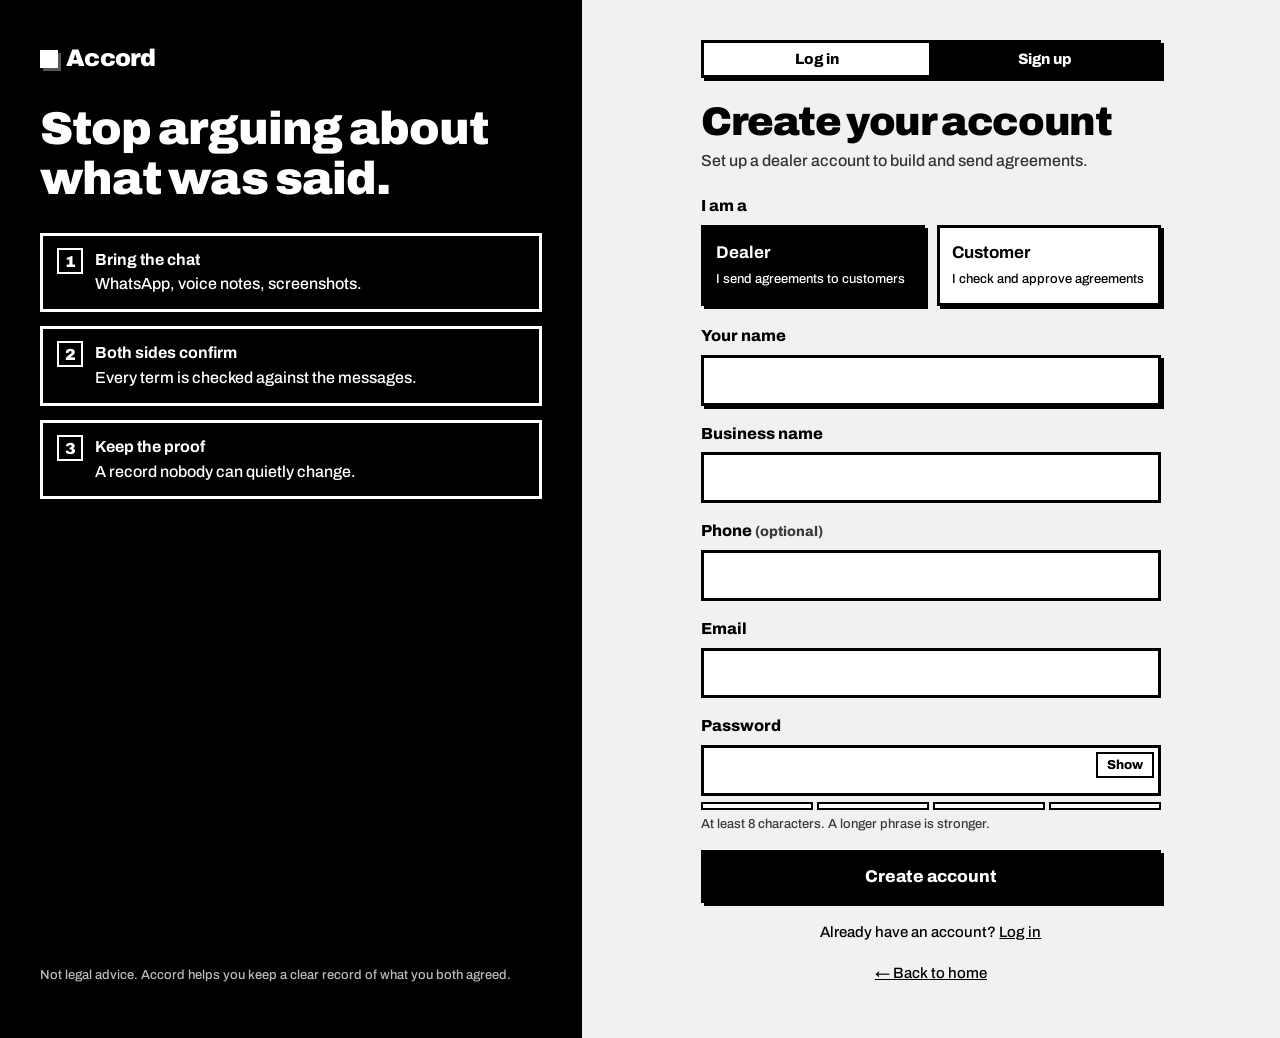
<file: static/login.html>
<!doctype html>
<html lang="en">
<head>
  <meta charset="utf-8">
  <meta name="viewport" content="width=device-width, initial-scale=1">
  <title>Accord: log in or sign up</title>
  <link rel="stylesheet" href="/static/css/style.css">
</head>
<body>
<div class="auth">
  <aside class="auth-side">
    <a class="brand" href="/">Accord</a>
    <h2>Stop arguing about what was said.</h2>
    <ul>
      <li><span class="ic">1</span><div><b>Bring the chat</b>WhatsApp, voice notes, screenshots.</div></li>
      <li><span class="ic">2</span><div><b>Both sides confirm</b>Every term is checked against the messages.</div></li>
      <li><span class="ic">3</span><div><b>Keep the proof</b>A record nobody can quietly change.</div></li>
    </ul>
    <p class="small">Not legal advice. Accord helps you keep a clear record of what you both agreed.</p>
  </aside>

  <main class="auth-main">
    <div class="auth-box">
      <div class="seg full" role="group" aria-label="Log in or sign up" style="margin-bottom:22px">
        <button type="button" id="tabLogin" aria-pressed="true">Log in</button>
        <button type="button" id="tabSignup" aria-pressed="false">Sign up</button>
      </div>

      <h1 id="title">Welcome back</h1>
      <p class="lead" id="lead">Log in to see your agreements.</p>

      <div id="invite" class="note hidden"></div>
      <div id="formError" class="formerr hidden" role="alert"></div>

      <form id="form" novalidate>
        <div id="signupOnly" class="hidden">
          <label id="roleLabel">I am a</label>
          <div class="roles" role="group" aria-labelledby="roleLabel">
            <button type="button" class="role" id="roleDealer" aria-pressed="true"><b>Dealer</b><span>I send agreements to customers</span></button>
            <button type="button" class="role" id="roleCustomer" aria-pressed="false"><b>Customer</b><span>I check and approve agreements</span></button>
          </div>
          <div class="field" id="fName"><label for="name">Your name</label><input id="name" type="text" autocomplete="name" maxlength="80"><div class="error"></div></div>
          <div class="field" id="fBiz"><label for="biz">Business name</label><input id="biz" type="text" autocomplete="organization" maxlength="80"><div class="error"></div></div>
          <div class="field" id="fPhone"><label for="phone">Phone <span class="muted">(optional)</span></label><input id="phone" type="tel" autocomplete="tel" maxlength="20"><div class="error"></div></div>
        </div>

        <div class="field" id="fEmail"><label for="email">Email</label><input id="email" type="email" autocomplete="email" maxlength="120"><div class="error"></div></div>
        <div class="field" id="fPw">
          <label for="pw">Password</label>
          <div class="passwrap"><input id="pw" type="password" autocomplete="current-password" maxlength="100"><button type="button" id="showPw" aria-label="Show password">Show</button></div>
          <div id="strengthBox" class="hidden"><div class="strength" id="strength" aria-hidden="true"><i></i><i></i><i></i><i></i></div><div class="help" id="pwHelp">At least 8 characters. A longer phrase is stronger.</div></div>
          <div class="error"></div>
        </div>

        <button class="btn primary big block" id="go" type="submit">Log in</button>
      </form>

      <p class="switch" id="switch"></p>
      <p class="switch"><a href="/">&larr; Back to home</a></p>
    </div>
  </main>
</div>
<script src="/static/js/common.js"></script>
<script src="/static/js/auth.js"></script>
</body>
</html>
</file>
<file: static/css/style.css>
/* ==========================================================================
   Accord design system: black and white neo-brutalism.
   One stylesheet for every page. There are NO colours on purpose.
   Meaning is carried by shape and text, never by hue:
     solid black  = done / confirmed / good          (.tag.green, .ok)
     soft grey    = pending / waiting / notice       (.tag.yellow)
     stripes      = problem / needs attention        (.tag.red, .bad, .danger)
   Class names green/yellow/red are kept so the page scripts stay simple.
   ========================================================================== */
@import url("https://fonts.googleapis.com/css2?family=Archivo:wght@400;500;700;800;900&family=JetBrains+Mono:wght@400;700&display=swap");

:root {
  --ink: #000;
  --paper: #fff;
  --soft: #f1f1f1;
  --mid: #d9d9d9;
  --stripes: repeating-linear-gradient(135deg, #fff 0 7px, #d4d4d4 7px 10px);
  --line: 3px solid var(--ink);
  --shadow: 6px 6px 0 var(--ink);
  --shadow-sm: 3px 3px 0 var(--ink);
  --sans: "Archivo", "Helvetica Neue", Arial, system-ui, sans-serif;
  --mono: "JetBrains Mono", ui-monospace, Menlo, Consolas, monospace;
}

*, *::before, *::after { box-sizing: border-box; }
html { background: var(--soft); scroll-behavior: smooth; }
body { margin: 0; color: var(--ink); background: var(--soft); font: 500 16px/1.55 var(--sans); }
a { color: var(--ink); }
::selection { background: var(--ink); color: var(--paper); }
:focus-visible { outline: 3px solid var(--ink); outline-offset: 3px; }
.hidden, [hidden] { display: none !important; }

/* ---------- type ---------- */
h1, h2, h3 { margin: 0; font-weight: 900; letter-spacing: -0.02em; line-height: 1.08; }
h1 { font-size: clamp(36px, 6vw, 68px); letter-spacing: -0.035em; }
h1.pt { font-size: 32px; margin-bottom: 18px; line-height: 1.1; }
h2 { font-size: 26px; margin-bottom: 14px; }
h3 { font-size: 18px; margin-bottom: 6px; }
main h2 { margin-top: 26px; font-size: 21px; }
.card h2 { margin-top: 0; }
p { margin: 0 0 12px; }
.muted { color: #3a3a3a; font-size: 14px; }
.eyebrow { font: 800 12px var(--sans); letter-spacing: 0.14em; text-transform: uppercase; margin: 0 0 12px; }
.mono, code { font-family: var(--mono); }
code.hash, .fingerprint { font: 400 12px var(--mono); word-break: break-all; }

/* ---------- layout ---------- */
.wrap { max-width: 1040px; margin: 0 auto; padding: 0 20px; }
.wrap.narrow { max-width: 760px; }
.page { padding-top: 28px; padding-bottom: 70px; }
.row { display: flex; flex-wrap: wrap; gap: 12px; align-items: center; }
.row.between { justify-content: space-between; }
.stack > * + * { margin-top: 16px; }
.grid2 { display: grid; grid-template-columns: 1fr 1fr; gap: 24px; }
.grid3 { display: grid; grid-template-columns: repeat(3, 1fr); gap: 22px; }
.grid2.even, .grid3.even { align-items: stretch; }

/* top bar used by every page that has no sidebar */
.topbar { background: var(--paper); border-bottom: var(--line); position: sticky; top: 0; z-index: 20; }
.topbar .wrap { display: flex; align-items: center; justify-content: space-between; gap: 14px; padding-top: 12px; padding-bottom: 12px; }
.brand { font-weight: 900; font-size: 24px; letter-spacing: -0.03em; text-decoration: none; color: var(--ink); display: inline-flex; align-items: center; gap: 8px; }
.brand::before { content: ""; width: 18px; height: 18px; background: var(--ink); box-shadow: 3px 3px 0 var(--mid); }
.toplinks { display: flex; align-items: center; gap: 10px; flex-wrap: wrap; }
.toplinks .link { font-weight: 800; text-decoration: none; padding: 6px 8px; border: 3px solid transparent; }
.toplinks .link:hover { border-color: var(--ink); }

/* ---------- buttons ---------- */
.btn {
  display: inline-block; font: 800 15px var(--sans); color: var(--ink); text-decoration: none; text-align: center;
  background: var(--paper); border: var(--line); padding: 10px 18px; cursor: pointer;
  box-shadow: var(--shadow-sm); transition: transform .08s, box-shadow .08s;
}
.btn:hover { transform: translate(-2px, -2px); box-shadow: 5px 5px 0 var(--ink); }
.btn:active { transform: translate(3px, 3px); box-shadow: 0 0 0 var(--ink); }
.btn.primary { background: var(--ink); color: var(--paper); }
.btn.plain { background: var(--paper); }
.btn.danger { background: var(--stripes); }
.btn.small { padding: 5px 11px; font-size: 14px; }
.btn.big { padding: 14px 26px; font-size: 17px; }
.btn.block { display: block; width: 100%; }
.btn:disabled { opacity: .45; cursor: not-allowed; box-shadow: none; transform: none; }
.btn.light { border-color: var(--paper); background: var(--ink); color: var(--paper); box-shadow: 3px 3px 0 var(--paper); }
.btn.light.invert { background: var(--paper); color: var(--ink); }

/* ---------- forms ---------- */
label { display: block; font-weight: 800; margin: 0 0 6px; }
input[type=text], input[type=email], input[type=tel], input[type=password], input[type=number], input[type=date],
input[type=datetime-local], textarea, select {
  width: 100%; font: inherit; color: var(--ink); background: var(--paper);
  border: var(--line); border-radius: 0; padding: 10px 12px; margin-bottom: 16px;
}
textarea { min-height: 220px; resize: vertical; }
textarea.short { min-height: 70px; }
input:focus, textarea:focus, select:focus { outline: none; box-shadow: var(--shadow-sm); }
input[type=file] { font: inherit; margin-bottom: 16px; max-width: 100%; }
input[type=file]::file-selector-button { font: 800 14px var(--sans); background: var(--paper); border: var(--line); padding: 6px 12px; margin-right: 10px; cursor: pointer; box-shadow: var(--shadow-sm); }
input[type=file]::file-selector-button:hover { background: var(--ink); color: var(--paper); }
input::placeholder, textarea::placeholder { color: #6b6b6b; }
.field { margin-bottom: 16px; }
.field input { margin-bottom: 0; }
.field .help { font-size: 13px; color: #3a3a3a; margin-top: 4px; }
.field .error { font-size: 13px; font-weight: 800; margin-top: 4px; min-height: 0; }
.field .error:not(:empty)::before { content: "! "; }
.field.invalid input { background: var(--stripes); }
.choices { display: flex; flex-wrap: wrap; gap: 8px 18px; margin-bottom: 16px; }
.choice { display: inline-flex; gap: 8px; align-items: center; font-weight: 500; margin: 0; }
input[type=radio], input[type=checkbox] { width: 18px; height: 18px; accent-color: #000; margin: 0; }
.passwrap { position: relative; }
.passwrap input { padding-right: 78px; }
.passwrap button { position: absolute; right: 7px; top: 7px; border: 2px solid var(--ink); background: var(--paper); font: 800 13px var(--sans); padding: 4px 9px; cursor: pointer; }
.filters { display: flex; flex-wrap: wrap; gap: 10px; margin-bottom: 12px; }
.filters input, .filters select { margin: 0; width: auto; flex: 1 1 180px; }
.seg { display: inline-flex; border: var(--line); box-shadow: var(--shadow-sm); background: var(--paper); }
.seg button { font: 800 15px var(--sans); border: 0; background: var(--paper); color: var(--ink); padding: 8px 16px; cursor: pointer; }
.seg button + button { border-left: var(--line); }
.seg button[aria-pressed=true] { background: var(--ink); color: var(--paper); }
.seg.full { display: flex; } .seg.full button { flex: 1; }

/* ---------- cards and panels ---------- */
.card { background: var(--paper); border: var(--line); box-shadow: var(--shadow); padding: 22px; margin-bottom: 22px; }
.card.accent { background: var(--soft); }
.card.flat { box-shadow: none; }
.card.fill { margin-bottom: 0; }
.panel { border: var(--line); background: var(--soft); padding: 16px; margin: 16px 0; }
.note { border: 3px dashed var(--ink); padding: 10px 12px; font-size: 14px; margin: 14px 0; background: var(--paper); }
.gate { border: var(--line); background: var(--stripes); padding: 12px 16px; margin-bottom: 16px; font-weight: 800; }
.gate.ready { background: var(--ink); color: var(--paper); }
.gate { margin-top: 26px; }
.gate p { margin: 0 0 10px; }
.gate p:last-child { margin: 0; }

/* ---------- tags (state without colour) ---------- */
.tag { display: inline-block; border: 2px solid var(--ink); padding: 1px 9px; font-weight: 800; font-size: 12px; background: var(--paper); margin: 0 6px 6px 0; letter-spacing: .02em; }
.tag.green { background: var(--ink); color: var(--paper); }
.tag.yellow { background: var(--soft); border-style: dashed; }
.tag.red { background: repeating-linear-gradient(135deg, #fff 0 5px, #e8e8e8 5px 7px); }
.tag.fill { background: var(--ink); color: var(--paper); }
.cite { font: 700 12px var(--mono); background: var(--paper); border: 2px solid var(--ink); padding: 0 6px; margin-right: 6px; cursor: pointer; }
.cite:hover, .cite[aria-expanded=true] { background: var(--ink); color: var(--paper); }
.quote { border-left: 8px solid var(--ink); background: var(--soft); padding: 8px 12px; margin: 0 0 12px; font-size: 14px; }
.quote b { font-weight: 800; }

/* ---------- gaps / agreement ---------- */
.gap { border: var(--line); border-left-width: 14px; background: var(--paper); padding: 12px 14px; margin-bottom: 14px; }
.gap.amb { border-left-style: dashed; }
.nudge { background: var(--soft); border: 2px dashed var(--ink); padding: 8px 10px; margin: 8px 0 10px; font-size: 15px; }
pre.paper { white-space: pre-wrap; margin: 0 0 16px; padding: 18px; background: var(--paper); border: var(--line); font: 500 14px/1.65 var(--mono); max-height: 560px; overflow: auto; }
.linkbox { display: flex; gap: 10px; flex-wrap: wrap; margin-top: 14px; }
.linkbox input { flex: 1 1 280px; margin: 0; font: 400 14px var(--mono); }

/* ---------- stepper (ticket page) ---------- */
.steps { display: grid; grid-template-columns: repeat(4, 1fr); gap: 12px; margin: 0 0 26px; padding: 0; list-style: none; }
.steps button { width: 100%; text-align: left; font: 800 16px var(--sans); cursor: pointer; background: var(--paper); color: var(--ink); border: var(--line); padding: 10px 12px; box-shadow: var(--shadow-sm); }
.steps button small { display: block; font-weight: 500; font-size: 13px; }
.steps button[aria-current=step] { background: var(--ink); color: var(--paper); }
.steps button:disabled { background: transparent; box-shadow: none; color: #555; border-style: dashed; cursor: not-allowed; }

/* ---------- evidence page ---------- */
.drop { border: 3px dashed var(--ink); background: var(--paper); padding: 28px 16px; text-align: center; font-weight: 800; cursor: pointer; margin-bottom: 16px; }
.drop small { display: block; font-weight: 500; font-size: 14px; margin-top: 4px; }
.drop.over, .drop:hover { background: var(--ink); color: var(--paper); }
.item { border: var(--line); background: var(--paper); padding: 16px; margin-bottom: 18px; box-shadow: var(--shadow-sm); }
.item-head { display: flex; flex-wrap: wrap; gap: 8px; align-items: center; justify-content: space-between; margin-bottom: 8px; }
.item-head h3 { margin: 0; font-size: 17px; word-break: break-word; }
.item audio { width: 100%; margin: 6px 0 10px; }
.item img.thumb { max-width: 220px; max-height: 160px; border: var(--line); display: block; margin: 6px 0 10px; }
.item pre.peek { margin: 6px 0 10px; padding: 8px 10px; background: var(--soft); border: 2px solid var(--ink); font: 400 12px/1.5 var(--mono); white-space: pre-wrap; max-height: 110px; overflow: auto; }
.item details { margin-top: 8px; }
.item summary, .term summary { font-weight: 800; cursor: pointer; }
.item .grid3 { gap: 12px; margin-top: 10px; }
.item textarea { min-height: 90px; }
.item input, .item textarea { margin-bottom: 10px; }
.issues { margin: 0 0 16px; padding: 0; list-style: none; }
.issues li { border: var(--line); background: var(--paper); padding: 8px 12px; margin-bottom: 8px; }
.issues li.block { background: var(--stripes); }
.issues li.ok { background: var(--ink); color: var(--paper); }

/* ---------- proof / chain ---------- */
.stamp { display: inline-block; font-weight: 900; font-size: 22px; padding: 6px 16px; border: var(--line); transform: rotate(-2deg); box-shadow: var(--shadow-sm); background: var(--paper); }
.stamp.ok { background: var(--ink); color: var(--paper); }
.stamp.bad { background: var(--stripes); }
.chain { list-style: none; padding: 0; margin: 20px 0 0 18px; }
.chain li { position: relative; border: var(--line); background: var(--paper); padding: 10px 14px; margin: 0 0 22px; }
.chain li::after { content: ""; position: absolute; left: 24px; bottom: -24px; width: 8px; height: 22px; background: var(--ink); }
.chain li:last-child { margin-bottom: 0; }
.chain li:last-child::after { display: none; }
.chain li.broken { background: var(--stripes); }
.chain h3 { margin: 0; font-size: 16px; }
.chain code { font: 400 12px var(--mono); word-break: break-all; }
.chain .meta { font-size: 13px; }

/* ---------- toast ---------- */
.toast { position: fixed; left: 50%; bottom: 24px; transform: translateX(-50%); z-index: 99; background: var(--ink); color: var(--paper); border: var(--line); box-shadow: var(--shadow-sm); padding: 10px 18px; font-weight: 800; max-width: 90vw; }
.toast.err { background: var(--paper); color: var(--ink); }
.toast.err::before { content: "! "; }

/* ---------- app shell (sidebar dashboards) ---------- */
.shell { display: grid; grid-template-columns: 240px 1fr; min-height: 100vh; }
.side { background: var(--paper); border-right: var(--line); padding: 20px 16px; display: flex; flex-direction: column; gap: 18px; position: sticky; top: 0; height: 100vh; }
.side nav { display: flex; flex-direction: column; gap: 6px; }
.side nav a { color: var(--ink); text-decoration: none; font-weight: 800; padding: 8px 10px; border: 3px solid transparent; }
.side nav a:hover { border-color: var(--ink); }
.side nav a[aria-current] { background: var(--ink); color: var(--paper); }
.who { margin-top: auto; display: flex; flex-direction: column; gap: 6px; font-size: 14px; }
.app main { padding: 26px 30px 80px; min-width: 0; outline: none; max-width: 1100px; }
.head { display: flex; flex-wrap: wrap; align-items: center; justify-content: space-between; gap: 12px; margin-bottom: 16px; }
.head h1.pt { margin: 0; }
.tiles { display: grid; grid-template-columns: repeat(auto-fill, minmax(160px, 1fr)); gap: 16px; margin-bottom: 18px; }
.tile { display: block; background: var(--paper); border: var(--line); box-shadow: var(--shadow-sm); padding: 14px; color: var(--ink); text-decoration: none; }
.tile b { display: block; font-size: 36px; line-height: 1; }
.tile:hover { background: var(--ink); color: var(--paper); }
.tablewrap { overflow-x: auto; margin-bottom: 18px; }
table.t { width: 100%; border-collapse: collapse; background: var(--paper); border: var(--line); }
table.t th, table.t td { text-align: left; padding: 9px 12px; border-bottom: 2px solid var(--ink); vertical-align: top; }
table.t th { background: var(--ink); color: var(--paper); font-weight: 800; white-space: nowrap; }
table.t tr[data-go] { cursor: pointer; }
table.t tr[data-go]:hover { background: var(--soft); }
dl.facts { display: grid; grid-template-columns: 170px 1fr; gap: 8px 16px; margin: 0; }
dl.facts dt { font-weight: 800; } dl.facts dd { margin: 0; }
ol.hist { margin: 0; padding-left: 20px; } ol.hist li { margin-bottom: 8px; }

/* ---------- chat ---------- */
.thread-list { border: var(--line); background: var(--paper); max-height: 340px; overflow-y: auto; padding: 12px; margin-bottom: 12px; }
.msg { max-width: 82%; padding: 8px 12px; margin-bottom: 10px; border: 2px solid var(--ink); background: var(--paper); }
.msg.mine { margin-left: auto; background: var(--ink); color: var(--paper); }
.msg.mine .tag { color: var(--ink); }
.msg-meta { font-size: 13px; margin-bottom: 4px; }
.thread-form .seg { margin-bottom: 8px; }
.thread-form textarea { margin-bottom: 8px; min-height: 80px; }

/* ---------- customer review ---------- */
.dealer-card { background: var(--paper); border: var(--line); box-shadow: var(--shadow-sm); padding: 12px 16px; margin-bottom: 20px; }
.dealer-card b { font-size: 18px; }
.progress { background: var(--paper); border: var(--line); padding: 10px 14px; margin-bottom: 16px; font-weight: 800; position: sticky; top: 0; z-index: 5; }
.progress span.bar { display: inline-block; vertical-align: middle; width: 140px; height: 14px; border: 2px solid var(--ink); margin-left: 10px; background: var(--paper); }
.progress span.bar i { display: block; height: 100%; background: var(--ink); }
.term .value { font-size: 26px; font-weight: 900; margin: 4px 0 10px; letter-spacing: -0.01em; }
.term.ok { border-left-width: 14px; }
.term.bad { background: var(--stripes); border-left-width: 14px; border-left-style: dashed; }
.term .refs { margin: 8px 0 12px; }
.term details { margin-top: 8px; }
.history-line { margin: 8px 0 4px; }
.verdict { display: flex; flex-wrap: wrap; gap: 8px 18px; align-items: center; margin-top: 12px; padding-top: 12px; border-top: 2px dashed var(--ink); }
.verdict input[type=text] { margin: 8px 0 0; }

/* ---------- landing ---------- */
.hero { padding: 54px 0 34px; }
.hero .grid2 { align-items: center; gap: 40px; }
.hero .lead { font-size: 19px; max-width: 34em; margin: 18px 0 26px; }
.hero h1 { max-width: 13em; font-size: clamp(36px, 5vw, 60px); }
.receipt { background: var(--paper); border: var(--line); box-shadow: var(--shadow); padding: 18px; transform: rotate(1.5deg); }
.receipt .rh { display: flex; justify-content: space-between; border-bottom: 3px dashed var(--ink); padding-bottom: 8px; margin-bottom: 10px; font: 700 12px var(--mono); }
.receipt .rr { display: flex; justify-content: space-between; gap: 12px; padding: 7px 0; border-bottom: 2px solid var(--ink); font-weight: 800; }
.receipt .rr span:first-child { font-weight: 500; }
.receipt .rs { margin-top: 12px; font: 400 11px var(--mono); word-break: break-all; }
section.block { padding: 36px 0; }
section.block > h2 { font-size: clamp(26px, 3.4vw, 38px); }
.sub { max-width: 44em; color: #3a3a3a; margin-bottom: 22px; }
.demo { align-items: stretch; }
.demo .card { margin: 0; display: flex; flex-direction: column; }
.demo textarea { flex: 1; min-height: 300px; margin-bottom: 14px; font: 13px/1.5 var(--mono); background: var(--soft); }
.demo2 { display: grid; grid-template-columns: 1fr 1fr; gap: 26px; padding: 0; overflow: hidden; margin: 0; }
.demo2 .pane { padding: 24px; display: flex; flex-direction: column; min-width: 0; }
.demo2 .pane.out { border-left: var(--line); background: var(--soft); min-height: 420px; }
.demo2 textarea { flex: 1; min-height: 280px; margin-bottom: 14px; font: 13px/1.5 var(--mono); background: var(--soft); }
.textbtn { font: 800 15px var(--sans); background: none; border: 0; padding: 6px 2px; text-decoration: underline; cursor: pointer; color: var(--ink); }
.empty { margin: auto; text-align: center; border: 3px dashed var(--ink); padding: 34px 22px; background: var(--paper); display: grid; gap: 4px; }
.empty b { font-size: 19px; }
.pane.out.busy { background: var(--stripes); }
.meta { margin-bottom: 12px; }
.trow { padding: 12px 0; border-top: 3px solid var(--ink); }
.trow:first-child { border-top: 0; padding-top: 0; }
.trow .lab { font: 800 11px var(--sans); letter-spacing: .1em; text-transform: uppercase; }
.trow .val { font-size: 21px; font-weight: 900; line-height: 1.2; overflow-wrap: anywhere; }
.trow .from { font-size: 12px; color: #333; margin-top: 3px; white-space: nowrap; overflow: hidden; text-overflow: ellipsis; }
.open { font-weight: 800; border-top: 3px solid var(--ink); padding-top: 12px; margin: 4px 0 14px; }
.locked { border: var(--line); background: var(--paper); padding: 14px; display: grid; gap: 6px; justify-items: start; }
.locked span { font-size: 14px; }
.cta-band { background: var(--ink); color: var(--paper); border-top: var(--line); margin-top: 30px; padding: 54px 0; text-align: center; }
.cta-band h2 { color: var(--paper); font-size: clamp(28px, 4vw, 44px); margin-bottom: 20px; }
.cta-band .row { justify-content: center; }
.foot { border-top: var(--line); background: var(--paper); padding: 20px 0; font-size: 14px; }

/* ---------- login / signup ---------- */
.auth { display: grid; grid-template-columns: 5fr 6fr; min-height: 100vh; }
.auth-side { background: var(--ink); color: var(--paper); padding: 40px; display: flex; flex-direction: column; gap: 28px; }
.auth-side .brand { color: var(--paper); }
.auth-side .brand::before { background: var(--paper); box-shadow: 3px 3px 0 #555; }
.auth-side h2 { color: var(--paper); font-size: clamp(30px, 3.6vw, 46px); margin: 0; }
.auth-side ul { list-style: none; padding: 0; margin: 0; display: grid; gap: 14px; }
.auth-side li { border: 3px solid var(--paper); padding: 12px 14px; display: flex; gap: 12px; }
.auth-side li b { display: block; }
.auth-side li span.ic { font-weight: 900; border: 2px solid var(--paper); width: 26px; height: 26px; display: grid; place-items: center; flex: none; }
.auth-side .small { margin-top: auto; font-size: 13px; color: #bbb; }
.auth-main { padding: 40px 24px; display: flex; flex-direction: column; justify-content: center; align-items: center; gap: 18px; }
.auth-box { width: 100%; max-width: 460px; }
.auth-box h1 { font-size: clamp(30px, 4vw, 40px); margin-bottom: 6px; }
.auth-box .lead { margin-bottom: 20px; color: #333; }
.roles { display: grid; grid-template-columns: 1fr 1fr; gap: 12px; margin-bottom: 18px; }
.role { text-align: left; font: inherit; border: var(--line); background: var(--paper); padding: 12px; cursor: pointer; box-shadow: var(--shadow-sm); }
.role b { display: block; font-size: 17px; }
.role span { font-size: 13px; font-weight: 500; }
.role[aria-pressed=true] { background: var(--ink); color: var(--paper); }
.role:disabled { cursor: not-allowed; opacity: .5; box-shadow: none; }
.formerr { border: var(--line); background: var(--stripes); padding: 10px 12px; font-weight: 800; margin-bottom: 14px; }
.formerr::before { content: "! "; }
.switch { text-align: center; margin-top: 18px; font-size: 15px; }
.strength { display: flex; gap: 4px; margin-top: 6px; }
.strength i { flex: 1; height: 8px; border: 2px solid var(--ink); background: var(--paper); }
.strength i.on { background: var(--ink); }

/* ---------- responsive ---------- */
@media (max-width: 860px) {
  .grid2, .grid3, .demo2 { grid-template-columns: 1fr; }
  .demo2 .pane.out { border-left: 0; border-top: var(--line); min-height: 0; }
  .receipt { transform: none; }
  .auth { grid-template-columns: 1fr; }
  .auth-side { padding: 24px 20px; } .auth-side ul, .auth-side .small { display: none; }
  .auth-main { padding: 28px 16px 48px; }
  .steps { grid-template-columns: 1fr 1fr; }
}
@media (max-width: 760px) {
  .shell { grid-template-columns: 1fr; }
  .side { position: static; height: auto; flex-direction: row; flex-wrap: wrap; align-items: center; border-right: 0; border-bottom: var(--line); }
  .side nav { flex-direction: row; flex-wrap: wrap; } .who { margin-top: 0; flex-direction: row; align-items: center; }
  .app main { padding: 18px 16px 70px; } dl.facts { grid-template-columns: 1fr; }
  .item .grid3 { grid-template-columns: 1fr; }
}
@media (prefers-reduced-motion: reduce) { .btn { transition: none; } html { scroll-behavior: auto; } }

.summary { border: 3px solid #000; padding: 12px 14px; margin: 12px 0; background: #fff; box-shadow: 4px 4px 0 #000; line-height: 1.5; }
.summary[hidden] { display: none; }
</file>
